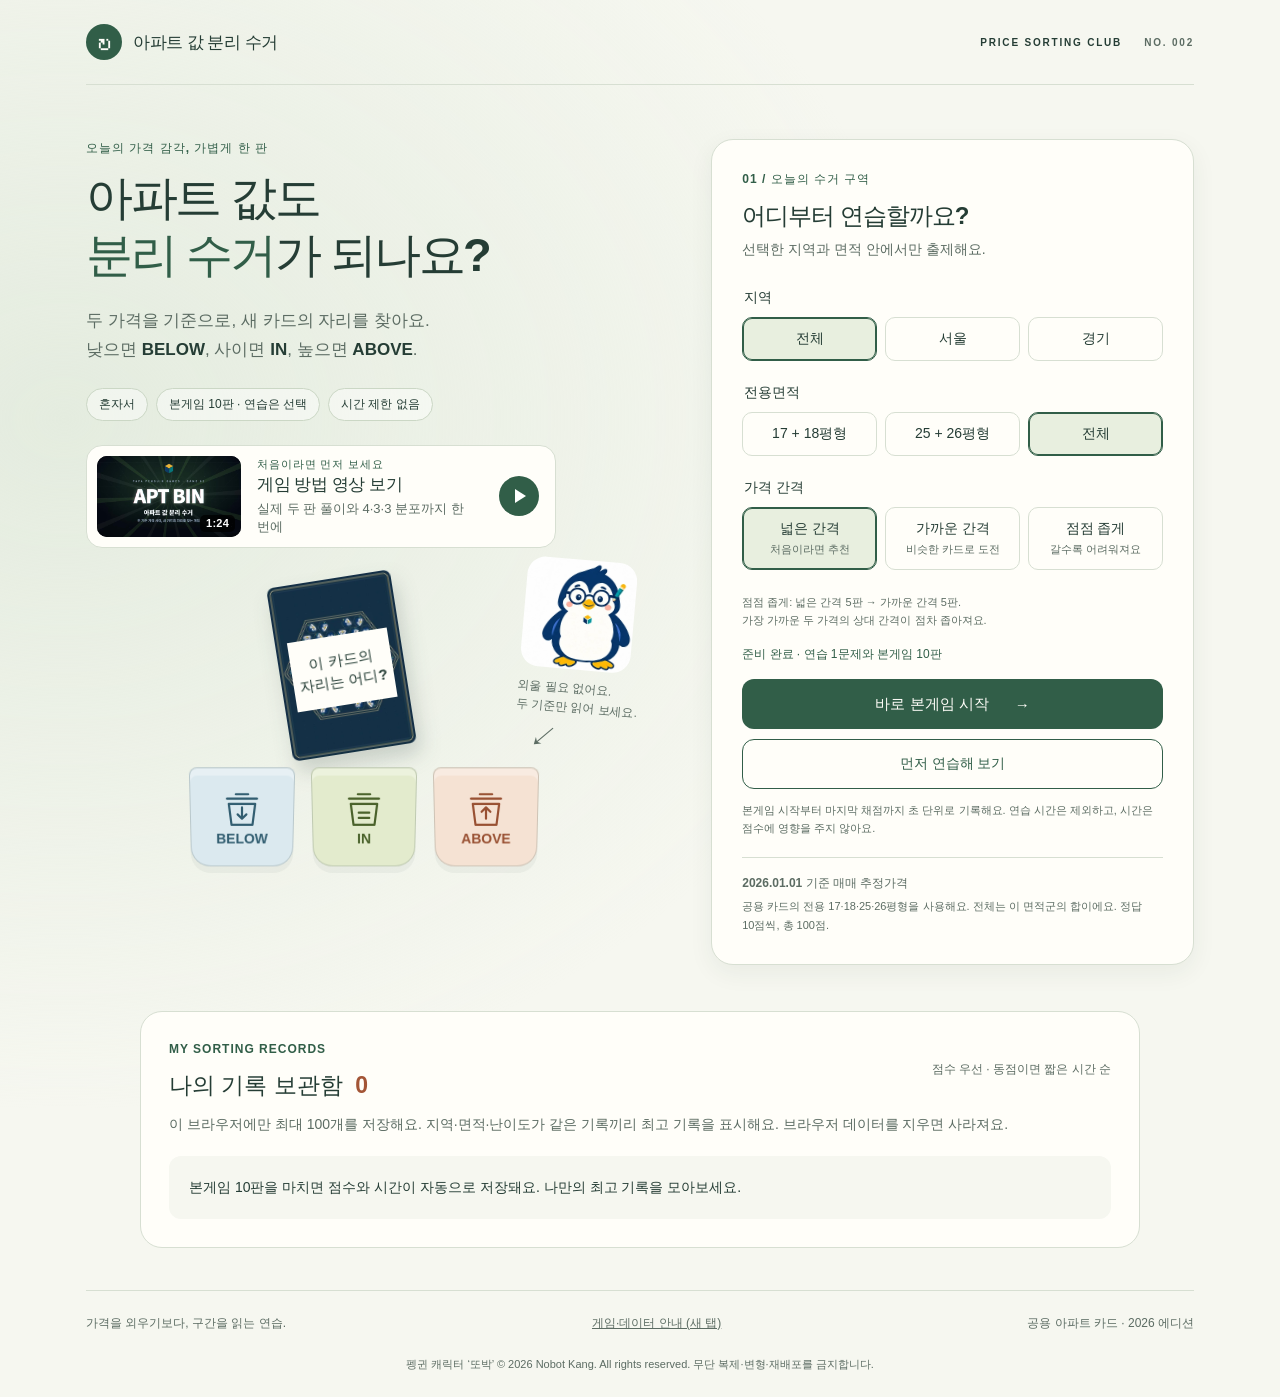
<file: index.html>
<!doctype html>
<html lang="ko">
<head>
  <meta charset="utf-8">
  <meta name="viewport" content="width=device-width, initial-scale=1">
  <meta name="theme-color" content="#ecf2e9">
  <meta name="description" content="두 아파트 가격을 기준으로 새 카드의 자리를 찾아보세요. 연습 한 번, 열 번의 분리 수거로 익히는 가격 구간 감각.">
  <title>아파트 값 분리 수거 · G002</title>
  <link rel="preload" href="./assets/runtime.json.gz" as="fetch" crossorigin>
  <link rel="modulepreload" href="./engine.mjs">
  <link rel="modulepreload" href="./records.mjs">
  <link rel="modulepreload" href="./card-layout.mjs">
  <link rel="stylesheet" href="./styles.css">
  <script type="module" src="./app.mjs"></script>
</head>
<body>
  <a class="skip-link" href="#main">게임으로 건너뛰기</a>
  <div class="shell">
    <header class="site-header">
      <a href="./" class="brand" aria-label="아파트 값 분리 수거 처음으로"><span class="brand-mark" aria-hidden="true">↻</span><span>아파트 값 <b>분리 수거</b></span></a>
      <span class="edition">PRICE SORTING CLUB <span>NO. 002</span></span>
    </header>
    <main id="main" tabindex="-1"><div class="loading" role="status">카드와 수거함을 준비하고 있어요…</div></main>
    <footer class="site-footer"><span>가격을 외우기보다, 구간을 읽는 연습.</span><a href="./about.html" target="_blank" rel="noopener">게임·데이터 안내 (새 탭)</a><span>공용 아파트 카드 · 2026 에디션</span></footer><p class="rights"><span>펭귄 캐릭터 ‘또박’ © 2026 Nobot Kang. All rights reserved.</span> <span>무단 복제·변형·재배포를 금지합니다.</span></p>
  </div>
  <div id="announcer" class="sr-only" role="status" aria-live="polite" aria-atomic="true"></div>
  <dialog id="rules-video" class="rules-dialog" aria-labelledby="rules-video-title"><div class="rules-head"><h2 id="rules-video-title">게임 방법 영상<span>1분 24초 · 한국어 음성·자막</span></h2><form method="dialog"><button class="rules-close" value="close" aria-label="영상 닫기">×</button></form></div><video controls playsinline preload="none" poster="./assets/rules-video.jpg" width="1280" height="720"><source src="./assets/rules-video.mp4" type="video/mp4"><a href="./assets/rules-video.mp4">영상 파일로 보기</a></video><form method="dialog" class="rules-foot"><p>예시 카드의 가격은 2026.01.01 기준 매매 모델 추정가격입니다.<br><small>펭귄 캐릭터 ‘또박’ © 2026 Nobot Kang. All rights reserved.</small></p><button class="rules-go" value="play">이해했어요, 게임하러 가기 <span aria-hidden="true">→</span></button></form></dialog>
  <noscript>게임을 플레이하려면 브라우저에서 JavaScript를 켜 주세요.</noscript>
</body>
</html>
</file>
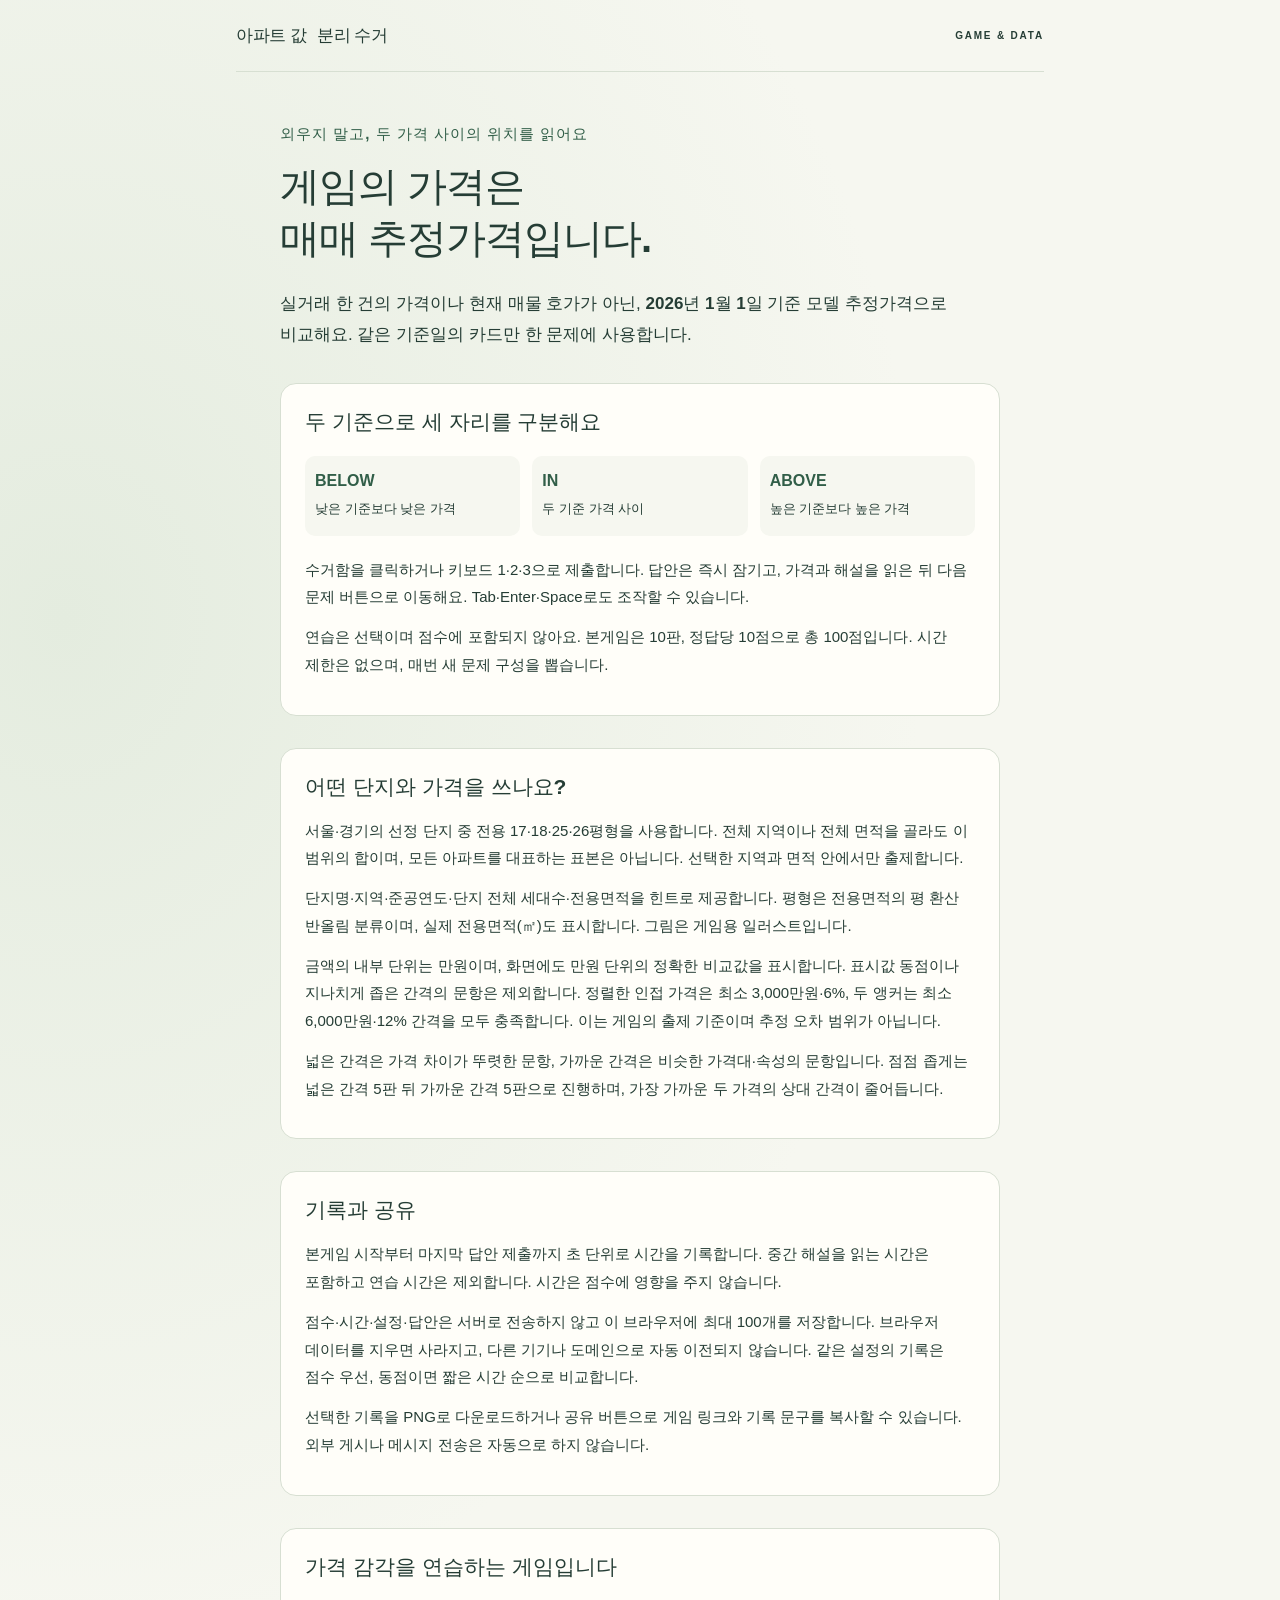
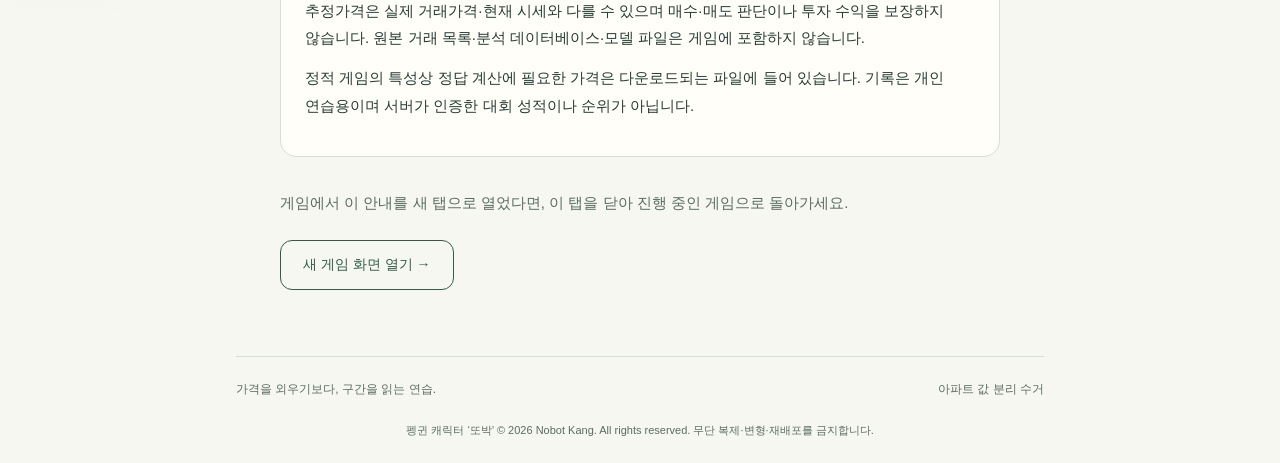
<file: about.html>
<!doctype html>
<html lang="ko">
<head>
  <meta charset="utf-8"><meta name="viewport" content="width=device-width, initial-scale=1">
  <meta name="theme-color" content="#ecf2e9"><title>게임·데이터 안내 · 아파트 값 분리 수거</title>
  <link rel="stylesheet" href="./styles.css"><link rel="stylesheet" href="./about.css">
</head>
<body>
  <a class="skip-link" href="#about-main">안내 본문으로 건너뛰기</a>
  <div class="shell about-shell">
    <header class="site-header"><a class="brand" href="./">아파트 값 <b>분리 수거</b></a><span class="edition">GAME &amp; DATA</span></header>
    <main id="about-main" tabindex="-1" class="about-content">
      <p class="eyebrow">외우지 말고, 두 가격 사이의 위치를 읽어요</p>
      <h1>게임의 가격은<br>매매 추정가격입니다.</h1>
      <p class="about-lead">실거래 한 건의 가격이나 현재 매물 호가가 아닌, <strong>2026년 1월 1일 기준 모델 추정가격</strong>으로 비교해요. 같은 기준일의 카드만 한 문제에 사용합니다.</p>
      <section aria-labelledby="rules"><h2 id="rules">두 기준으로 세 자리를 구분해요</h2>
        <dl class="about-bins"><div><dt>BELOW</dt><dd>낮은 기준보다 낮은 가격</dd></div><div><dt>IN</dt><dd>두 기준 가격 사이</dd></div><div><dt>ABOVE</dt><dd>높은 기준보다 높은 가격</dd></div></dl>
        <p>수거함을 클릭하거나 키보드 1·2·3으로 제출합니다. 답안은 즉시 잠기고, 가격과 해설을 읽은 뒤 다음 문제 버튼으로 이동해요. Tab·Enter·Space로도 조작할 수 있습니다.</p>
        <p>연습은 선택이며 점수에 포함되지 않아요. 본게임은 10판, 정답당 10점으로 총 100점입니다. 시간 제한은 없으며, 매번 새 문제 구성을 뽑습니다.</p>
      </section>
      <section aria-labelledby="data"><h2 id="data">어떤 단지와 가격을 쓰나요?</h2>
        <p>서울·경기의 선정 단지 중 전용 17·18·25·26평형을 사용합니다. 전체 지역이나 전체 면적을 골라도 이 범위의 합이며, 모든 아파트를 대표하는 표본은 아닙니다. 선택한 지역과 면적 안에서만 출제합니다.</p>
        <p>단지명·지역·준공연도·단지 전체 세대수·전용면적을 힌트로 제공합니다. 평형은 전용면적의 평 환산 반올림 분류이며, 실제 전용면적(㎡)도 표시합니다. 그림은 게임용 일러스트입니다.</p>
        <p>금액의 내부 단위는 만원이며, 화면에도 만원 단위의 정확한 비교값을 표시합니다. 표시값 동점이나 지나치게 좁은 간격의 문항은 제외합니다. 정렬한 인접 가격은 최소 3,000만원·6%, 두 앵커는 최소 6,000만원·12% 간격을 모두 충족합니다. 이는 게임의 출제 기준이며 추정 오차 범위가 아닙니다.</p>
        <p>넓은 간격은 가격 차이가 뚜렷한 문항, 가까운 간격은 비슷한 가격대·속성의 문항입니다. 점점 좁게는 넓은 간격 5판 뒤 가까운 간격 5판으로 진행하며, 가장 가까운 두 가격의 상대 간격이 줄어듭니다.</p>
      </section>
      <section aria-labelledby="records"><h2 id="records">기록과 공유</h2>
        <p>본게임 시작부터 마지막 답안 제출까지 초 단위로 시간을 기록합니다. 중간 해설을 읽는 시간은 포함하고 연습 시간은 제외합니다. 시간은 점수에 영향을 주지 않습니다.</p>
        <p>점수·시간·설정·답안은 서버로 전송하지 않고 이 브라우저에 최대 100개를 저장합니다. 브라우저 데이터를 지우면 사라지고, 다른 기기나 도메인으로 자동 이전되지 않습니다. 같은 설정의 기록은 점수 우선, 동점이면 짧은 시간 순으로 비교합니다.</p>
        <p>선택한 기록을 PNG로 다운로드하거나 공유 버튼으로 게임 링크와 기록 문구를 복사할 수 있습니다. 외부 게시나 메시지 전송은 자동으로 하지 않습니다.</p>
      </section>
      <section aria-labelledby="limits"><h2 id="limits">가격 감각을 연습하는 게임입니다</h2>
        <p>추정가격은 실제 거래가격·현재 시세와 다를 수 있으며 매수·매도 판단이나 투자 수익을 보장하지 않습니다. 원본 거래 목록·분석 데이터베이스·모델 파일은 게임에 포함하지 않습니다.</p>
        <p>정적 게임의 특성상 정답 계산에 필요한 가격은 다운로드되는 파일에 들어 있습니다. 기록은 개인 연습용이며 서버가 인증한 대회 성적이나 순위가 아닙니다.</p>
      </section>
      <p class="about-return">게임에서 이 안내를 새 탭으로 열었다면, 이 탭을 닫아 진행 중인 게임으로 돌아가세요.</p>
      <a class="secondary about-home" href="./">새 게임 화면 열기 →</a>
    </main>
    <footer class="site-footer"><span>가격을 외우기보다, 구간을 읽는 연습.</span><span>아파트 값 분리 수거</span></footer><p class="rights"><span>펭귄 캐릭터 ‘또박’ © 2026 Nobot Kang. All rights reserved.</span> <span>무단 복제·변형·재배포를 금지합니다.</span></p>
  </div>
</body>
</html>
</file>
<file: styles.css>
:root{color-scheme:light;--paper:#f6f7f0;--ink:#253d35;--muted:#5c6c63;--green:#315e48;--green-deep:#244b38;--line:#d7dfd2;--white:#fffef9;--below:#dbe9ef;--below-ink:#315d70;--inside:#e3ebcd;--inside-ink:#49612a;--above:#f5e2d3;--above-ink:#985032;--rust:#a35536;--radius:22px;--shadow:0 8px 24px #243d3510;font-family:Arial,'Apple SD Gothic Neo','Malgun Gothic',sans-serif;color:var(--ink);background:var(--paper);font-synthesis:none}*{box-sizing:border-box}body{margin:0;background:radial-gradient(ellipse at 5% 30%,#e4ecdf 0,transparent 50%),var(--paper);min-height:100vh}button,input,select{font:inherit}button,a,input,select{-webkit-tap-highlight-color:transparent}button{cursor:pointer;touch-action:manipulation}button:disabled{cursor:default}button,a,input,select,summary{outline-offset:5px}button:focus-visible,a:focus-visible,input:focus-visible,select:focus-visible,summary:focus-visible{outline:3px solid var(--rust)}[tabindex="-1"]:focus{outline:none}a{color:inherit}h1,h2,h3,p{margin:0}h1,h2,h3{text-wrap:balance;word-break:keep-all}p{line-height:1.65;word-break:keep-all}img{max-width:100%;display:block}button{border:0}button:disabled:not(.bin){opacity:.55}.shell{max-width:1180px;margin:auto;padding:0 36px}.site-header{display:flex;align-items:center;justify-content:space-between;padding:24px 0;border-bottom:1px solid var(--line);gap:16px}.brand{display:flex;align-items:center;gap:11px;text-decoration:none;font-size:17px;letter-spacing:-.5px}.brand-mark{display:grid;place-items:center;background:var(--green);color:var(--white);border-radius:50%;width:36px;height:36px;font-size:30px}.edition{font-size:10px;letter-spacing:1.8px;font-weight:700;display:flex;gap:22px}.edition span{color:var(--muted)}.site-footer{display:flex;justify-content:space-between;gap:12px;padding:24px 0;margin-top:42px;border-top:1px solid var(--line);color:var(--muted);font-size:12px}.eyebrow{font-size:12px;font-weight:700;letter-spacing:1px;color:var(--green);margin-bottom:10px}.muted{color:var(--muted);font-size:14px}.intro-grid{display:grid;grid-template-columns:1.15fr 1fr;gap:70px;padding:54px 0 8px}.intro-copy h1{font-size:47px;line-height:1.22;letter-spacing:-2.5px}.intro-copy h1 span{color:var(--green)}.lead{font-size:17px;margin-top:24px;color:var(--muted)}.lead b{color:var(--ink)}.mini-facts{display:flex;gap:8px;flex-wrap:wrap;margin:24px 0}.mini-facts span{font-size:12px;border:1px solid #cbd7c5;border-radius:30px;padding:7px 12px;background:#ffffff70}.setup{background:var(--white);border:1px solid var(--line);box-shadow:var(--shadow);border-radius:var(--radius);padding:30px;align-self:start}.setup h2{font-size:24px;margin-bottom:6px;letter-spacing:-1px}.setup form{margin-top:28px}fieldset{padding:0;border:0;margin:0 0 23px}legend{font-size:14px;font-weight:700;margin-bottom:10px}.segments{display:flex;gap:8px}.segments label{flex:1;min-width:0;position:relative;cursor:pointer}.segments input{position:absolute;opacity:0;width:100%;height:100%;margin:0;cursor:pointer}.segments span{display:block;text-align:center;border:1px solid var(--line);border-radius:10px;padding:12px 4px;font-size:14px;transition:background .16s,border-color .16s}.segments small{display:block;font-size:11px;margin-top:4px;font-weight:400;color:var(--muted)}.segments input:checked+span{background:#e8efdf;border-color:var(--green);box-shadow:inset 0 0 0 1px var(--green);font-weight:700}.segments input:focus-visible+span{outline:3px solid var(--rust);outline-offset:3px}.primary{background:var(--green);color:var(--white);border-radius:12px;min-height:50px;padding:14px 22px;font-size:15px;font-weight:700;display:inline-flex;align-items:center;justify-content:center;gap:26px;transition:background .18s,box-shadow .18s}.primary:hover:not(:disabled){background:var(--green-deep);box-shadow:0 5px 12px #244b3828}.start{width:100%}.availability{font-size:12px;color:var(--green);margin:2px 0 14px;min-height:20px}.data-note{border-top:1px solid var(--line);margin-top:20px;padding-top:17px;font-size:11px;color:var(--muted)}.data-note b{font-size:12px}.data-note p{margin-top:5px}.intro-art{height:290px;position:relative;margin-top:30px}.sample-back{position:absolute;width:125px;left:calc(50% - 85px);top:0;transform:rotate(-9deg);filter:drop-shadow(4px 12px 10px #253d3530)}.sample-back img{border-radius:7px}.sample-back span{position:absolute;left:12px;right:12px;top:57px;background:var(--white);padding:14px 0;text-align:center;font-size:15px;font-weight:700;line-height:1.4}.art-note{position:absolute;right:0;top:26px;transform:rotate(5deg);font-size:12px;line-height:1.6;color:var(--muted)}.art-note span{display:block;font-size:28px;padding-left:16px}.mini-bins{display:flex;justify-content:center;gap:18px;position:absolute;bottom:0;left:0;right:0}.mini-bin{width:104px;height:100px;border:1px solid #253d3530;border-radius:8px 8px 20px 20px;display:flex;flex-direction:column;align-items:center;justify-content:center;box-shadow:inset 0 7px #ffffff50,0 7px #253d350b;transform:perspective(300px) rotateX(-8deg)}.mini-bin svg{width:42px;height:42px}.mini-bin b{font-size:14px}.below{--bin-color:var(--below);--bin-ink:var(--below-ink);background:var(--below);color:var(--below-ink)}.inside{--bin-color:var(--inside);--bin-ink:var(--inside-ink);background:var(--inside);color:var(--inside-ink)}.above{--bin-color:var(--above);--bin-ink:var(--above-ink);background:var(--above);color:var(--above-ink)}.round-bar{display:flex;align-items:center;justify-content:space-between;padding:25px 0 16px}.round-chip{display:inline-block;padding:7px 12px;background:var(--green);color:var(--white);border-radius:6px;font-size:11px;font-weight:700;letter-spacing:1px}.round-count{font-size:12px;color:var(--muted);margin-left:12px}.score b{font-size:25px;font-variant-numeric:tabular-nums}.score span{font-size:12px;color:var(--muted)}.progress{display:flex;gap:6px}.progress span{flex:1;height:4px;border-radius:4px;background:#dfe6d9}.progress .done{background:var(--green)}.progress .current{background:#849d6c}.progress .miss{background:var(--rust)}.round-heading{display:flex;justify-content:space-between;align-items:center;gap:16px;padding:26px 0 16px}.round-heading .eyebrow{margin-bottom:5px}.round-heading h1{font-size:28px;letter-spacing:-1.1px;line-height:1.4}.scope{font-size:11px;text-align:right;color:var(--muted);white-space:nowrap}.practice-guide{background:#e7eddd;border:1px solid #d8e2ce;border-radius:9px;padding:11px 16px;font-size:13px;margin-bottom:16px}.cards-table{display:grid;grid-template-columns:1fr 1fr 1fr;align-items:start;gap:70px;max-width:900px;margin:12px auto 26px}.game-card{min-width:0;text-align:center}.card-label{font-size:12px;font-weight:700;margin-bottom:10px;display:flex;gap:7px;justify-content:center;align-items:center}.dot{height:6px;width:6px;border-radius:50%;background:var(--rust)}.target-card .card-label{color:var(--rust)}.card-surface{position:relative;aspect-ratio:630/880;max-width:230px;margin:auto;border-radius:12px;box-shadow:0 7px 13px #253d351b;isolation:isolate}.card-front,.card-back{width:100%;height:100%;object-fit:contain}.anchor-card .card-surface{max-width:213px}.anchor-card{padding-top:12px}.hint-panel{position:absolute;inset:12px;background:var(--white);border:1px solid #b7c1a8;border-radius:7px;text-align:left;padding:13px 12px;display:flex;flex-direction:column;justify-content:center}.hint-tag{color:var(--rust);font-size:10px;font-weight:700;letter-spacing:.3px}.hint-panel h3{font-size:20px;line-height:1.25;margin:9px 0;letter-spacing:-.8px;overflow-wrap:anywhere}.address{font-size:12px;line-height:1.5;color:var(--muted)}.hint-grid{display:grid;grid-template-columns:1fr 1fr;gap:12px 6px;margin:15px 0 0;padding-top:13px;border-top:1px solid var(--line)}.hint-grid .wide{grid-column:1/-1}.hint-grid dt{font-size:10px;color:var(--muted);margin-bottom:3px}.hint-grid dd{margin:0;font-weight:700;font-size:13px}.hint-grid small{display:block;font-size:10px;font-weight:400;margin-top:3px;color:var(--muted)}.hidden-price{display:flex;align-items:center;justify-content:space-between;border-top:1px dashed var(--line);margin-top:13px;padding-top:7px;font-size:25px;font-weight:700}.hidden-price span{font-size:10px;color:var(--muted);font-weight:400}.card-caption{margin-top:10px;min-height:45px}.card-caption span{display:block;font-size:11px;margin-bottom:4px;color:var(--muted);word-break:keep-all}.card-caption strong{font-size:19px;font-variant-numeric:tabular-nums;letter-spacing:-.7px}.target-card .card-caption strong{font-size:13px;color:var(--rust)}.target-card:has(.card-front) .card-caption strong{font-size:19px}.sorting-station{background:#edf0e6;border:1px solid var(--line);border-radius:var(--radius);padding:16px 25px 23px;max-width:940px;margin:auto}.price-axis{display:flex;justify-content:space-between;font-size:10px;font-weight:700;color:var(--muted);border-bottom:1px solid #aebca6;padding-bottom:6px;position:relative}.boundaries{display:grid;grid-template-columns:1fr 1fr;max-width:66.666%;margin:0 auto 17px;text-align:center}.boundaries span{font-size:10px;color:var(--muted);position:relative;padding-top:10px}.boundaries span:before{content:'';position:absolute;top:-5px;left:50%;height:10px;width:2px;background:var(--green)}.boundaries b{font-size:13px;color:var(--ink);display:block;margin-top:2px;font-variant-numeric:tabular-nums}.bins{display:grid;grid-template-columns:repeat(3,1fr);gap:20px}.bin{position:relative;background:transparent;border-radius:9px 9px 16px 16px;padding:0;text-align:left;transition:transform .18s;isolation:isolate}.bin-lid{height:9px;border:1px solid var(--bin-ink);background:var(--bin-color);border-radius:5px;box-shadow:inset 0 3px #ffffff88;transform-origin:10% 100%;transition:transform .2s}.bin-body{display:flex;gap:12px;align-items:center;background:var(--bin-color);border:1px solid var(--bin-ink);border-top:0;margin:0 5px;min-height:92px;padding:15px 16px;border-radius:0 0 13px 13px;box-shadow:inset 0 -6px #ffffff33,0 5px #253d3507}.bin svg{width:37px;height:37px;flex-shrink:0}.bin strong{font-size:22px;display:block;line-height:1.2;letter-spacing:-.5px;white-space:nowrap}.bin span:not(.bin-verdict){font-size:11px;display:block;margin-top:6px}.bin kbd{margin-left:auto;font-size:11px;border:1px solid #253d3533;border-radius:5px;width:21px;height:21px;text-align:center;padding:2px}.bin:hover:not(:disabled) .bin-lid{transform:translateY(-4px) rotate(-2deg)}.bin:hover:not(:disabled){transform:translateY(-3px)}.bin:active:not(:disabled){transform:translateY(1px)}.bin:disabled{opacity:.63}.bin.chosen,.bin.correct-bin{opacity:1}.bin.correct-bin .bin-body{box-shadow:inset 0 0 0 2px var(--bin-ink)}.bin.chosen:after{content:'✓';position:absolute;right:11px;top:17px;font-weight:700}.bin-verdict{display:block;min-height:20px;text-align:center;font-size:11px;margin-top:8px;font-weight:700}.choice-help{display:flex;align-items:center;justify-content:center;gap:9px;flex-wrap:wrap;margin-top:21px;font-size:12px}.choice-help label span{color:var(--muted)}.choice-help select{color:var(--ink);background:var(--white);border:1px solid #b3c0ad;border-radius:8px;padding:10px;min-height:44px}.choice-help p{flex-basis:100%;text-align:center;color:var(--muted);font-size:11px;margin-top:3px}kbd{font-family:inherit}.choice-help kbd{display:inline-block;border:1px solid var(--line);border-radius:3px;padding:0 4px;background:var(--white)}.result-panel{display:flex;align-items:center;justify-content:space-between;gap:26px;margin:24px auto 0;max-width:940px;background:var(--white);border:1px solid var(--line);border-radius:var(--radius);padding:24px}.result-panel>div{flex:1}.result-panel .eyebrow{font-size:11px}.result-panel h2{font-size:23px;letter-spacing:-.8px;margin-bottom:10px}.result-panel p{font-size:13px}.comparison-gap{color:var(--muted);margin-top:4px}.learning-tip{background:#eaf0e4;border-radius:9px;padding:12px 14px;font-size:12px;line-height:1.7;margin-top:14px;word-break:keep-all}.incorrect .learning-tip{background:#f6ebe1}.incorrect .eyebrow{color:var(--rust)}.result-panel .primary{flex-shrink:0}.summary{max-width:900px;margin:55px auto 0;text-align:center}.summary h1{font-size:35px;letter-spacing:-1.5px;line-height:1.4}.summary-score{display:flex;flex-direction:column;gap:12px;margin:32px 0 24px}.summary-score strong{font-size:80px;line-height:1;color:var(--green);letter-spacing:-4px}.summary-score small{font-size:22px;letter-spacing:-1px;font-weight:400;color:var(--muted)}.summary-score span{font-size:14px}.summary-score i{font-style:normal;color:var(--muted);margin:0 8px}.summary>p:not(.eyebrow){font-size:14px;color:var(--muted)}.summary-actions{display:flex;justify-content:center;gap:12px;margin:27px 0 18px;flex-wrap:wrap}.secondary{border:1px solid var(--green);border-radius:12px;background:transparent;color:var(--green);padding:14px 22px;min-height:50px;font-size:14px}.secondary:hover{background:#e4eddb}.summary .receipt{font-size:11px!important;overflow-wrap:anywhere}.review{text-align:left;border-top:1px solid var(--line);padding-top:30px;margin-top:40px}.review h2{font-size:21px;margin-bottom:8px}.review h2>span{color:var(--rust);margin-left:6px}.review-item{margin-top:14px;border:1px solid var(--line);border-radius:12px;background:var(--white)}.review-item>summary{display:flex;align-items:center;gap:14px;padding:18px;cursor:pointer;font-size:14px;list-style:none}.review-item>summary:after{content:'+';margin-left:8px;font-size:22px}.review-item[open]>summary:after{content:'−'}.review-item summary>span:last-child{font-size:12px;color:var(--rust);margin-left:auto}.review-number{font-size:12px;color:var(--muted)}.review-content{border-top:1px solid var(--line);padding:22px}.review-cards{display:grid;grid-template-columns:repeat(3,1fr);gap:24px;max-width:650px;margin:auto auto 20px}.review-cards figure{margin:0;min-width:0}.review-cards img{width:100%;height:auto}.review-cards figcaption{text-align:center;font-size:12px;margin-top:9px;line-height:1.5}.review-cards strong{display:block}.review-content>p{font-size:13px}.perfect{background:#eaf0e4;border-radius:12px;padding:20px;margin-top:20px;font-size:14px}.flying-card{position:fixed;pointer-events:none;z-index:20;filter:drop-shadow(0 10px 14px #253d3530)}.in-transit{opacity:.2}.receiving .bin-lid{transform:translateY(-9px) rotate(-8deg)}.receiving{animation:bin-catch .76s ease}.flip-in{animation:flip-in .48s ease-out;backface-visibility:hidden}.loading,.load-error{padding:80px 20px;text-align:center}.load-error p{margin:20px 0}.sr-only{position:absolute;width:1px;height:1px;overflow:hidden;clip:rect(0,0,0,0);white-space:nowrap}.skip-link{position:fixed;z-index:30;top:-100px;left:15px;padding:12px;background:var(--white)}.skip-link:focus{top:10px}@keyframes flip-in{from{transform:perspective(800px) rotateY(-90deg);opacity:.4}to{transform:perspective(800px) rotateY(0);opacity:1}}@keyframes bin-catch{75%{transform:translateY(4px) scale(.98)}90%{transform:translateY(-3px)}100%{transform:none}}
@media(min-width:1400px){.intro-grid{padding-top:65px}.intro-art{margin-top:42px}}
@media(max-width:950px){.intro-grid{gap:35px;grid-template-columns:1fr 1fr}.intro-copy h1{font-size:38px}.setup{padding:23px}.art-note{right:-8px;font-size:11px}.cards-table{gap:40px}.bin-body{gap:8px;padding:13px 10px}.bin svg{width:30px}.bin kbd{display:none}.result-panel{align-items:stretch;flex-direction:column}.result-panel .primary{align-self:flex-end}.hint-panel{padding:10px}.hint-panel h3{font-size:18px}.hint-grid{margin-top:10px;padding-top:10px;gap:9px}.hidden-price{margin-top:10px}.hint-tag{font-size:9px}}
@container game (max-width:700px){.shell{padding:0 18px}.site-header{padding:18px 0}.edition{font-size:9px}.edition>span{display:none}.brand{font-size:14px;gap:7px}.brand-mark{width:30px;height:30px;font-size:25px}.intro-grid{display:flex;flex-direction:column;gap:27px;padding-top:32px}.intro-copy h1{font-size:38px}.lead{font-size:15px;margin-top:18px}.mini-facts{margin:18px 0}.intro-art{height:200px;max-width:330px;margin:26px auto 0}.sample-back{width:80px;top:-5px;left:calc(50% - 55px)}.sample-back span{font-size:10px;top:35px;padding:10px 0;left:8px;right:8px}.mini-bin{width:85px;height:78px}.mini-bin svg{height:33px;width:33px}.art-note{right:10px;top:3px;font-size:10px}.setup{padding:24px 20px}.site-footer{font-size:10px;flex-direction:column;margin-top:28px;padding:18px 0}.round-heading{display:block;padding:20px 0 13px}.round-heading h1{font-size:24px}.round-heading .scope{text-align:left;margin-top:8px;font-size:10px}.round-heading .scope br{display:none}.round-heading .scope br:after{content:' · '}.practice-guide{font-size:12px;padding:10px 12px;margin-bottom:20px}.cards-table{grid-template-columns:1fr 1fr;gap:20px 28px;margin:0 auto 22px;max-width:420px}.anchor-card{padding:0}.anchor-card.low{grid-column:1;grid-row:1}.anchor-card.high{grid-column:2;grid-row:1}.target-card{grid-column:1/-1;grid-row:2;max-width:240px;justify-self:center;width:100%}.anchor-card .card-surface{max-width:164px}.card-label{font-size:10px}.card-caption strong{font-size:17px}.card-caption span{font-size:10px}.card-caption{min-height:38px;margin-top:8px}.hint-panel{padding:14px}.hint-panel h3{font-size:20px}.hint-grid{margin-top:15px;padding-top:12px;gap:12px}.hint-grid dt,.hint-grid small,.hint-tag{font-size:10px}.hint-grid dd{font-size:13px}.sorting-station{padding:13px 10px 16px;border-radius:16px}.bins{gap:8px}.bin-body{display:flex;flex-direction:column;padding:12px 3px;gap:4px;min-height:112px;text-align:center;margin:0 2px}.bin strong{font-size:clamp(14px,4.8cqw,20px)}.bin span:not(.bin-verdict){font-size:10px;line-height:1.4;margin-top:4px;word-break:keep-all}.bin svg{width:30px;height:30px}.boundaries{max-width:75%;margin-bottom:16px}.boundaries b{font-size:10px;letter-spacing:-.4px}.boundaries span{font-size:9px}.price-axis{font-size:9px}.choice-help{font-size:11px;gap:8px}.choice-help select{font-size:12px}.choice-help p{font-size:10px}.result-panel{padding:20px;gap:18px;border-radius:16px}.result-panel h2{font-size:21px}.result-panel .primary{align-self:stretch}.summary{margin-top:36px}.summary h1{font-size:28px}.summary-score strong{font-size:68px}.review-item>summary{padding:16px 12px;gap:8px;flex-wrap:wrap}.review-item>summary>b{font-size:13px}.review-item summary>span:last-child{font-size:11px}.review-content{padding:15px}.review-cards{gap:9px}.review-cards figcaption{font-size:10px}.summary>p:not(.eyebrow){font-size:13px}.review-item>summary:after{font-size:18px;margin-left:auto}.bin-verdict{font-size:9px}.bin.chosen:after{font-size:12px;right:7px;top:17px}}
@media(prefers-reduced-motion:reduce){*,*:before,*:after{animation:none!important;transition:none!important;scroll-behavior:auto!important}}
/* Preserve intrinsic card proportions when the intro illustration is scaled. */
.sample-back img{width:100%;height:auto}
/* Hints participate in layout, including long names and enlarged text. */
.card-surface.concealed{height:330px;min-height:330px;aspect-ratio:auto;padding:12px;display:flex}
.concealed .card-back{position:absolute;inset:0;z-index:-1;object-fit:cover;border-radius:12px}
.concealed .hint-panel{position:relative;inset:auto;flex:1;min-width:0;min-height:0;padding:12px}
.hint-content{flex:none;min-width:0;width:100%;display:flex;flex-direction:column}
.hint-content>*{flex-shrink:0}
.hint-content h3{font-size:calc(20px * var(--hint-name-scale,1));line-height:var(--hint-name-leading,1.25);margin:calc(9px * var(--hint-spacing,1)) 0}
.hint-content .address{line-height:1.4;overflow-wrap:anywhere}
.hint-content .hint-grid{margin-top:calc(15px * var(--hint-spacing,1));padding-top:calc(13px * var(--hint-spacing,1));gap:calc(12px * var(--hint-spacing,1)) 6px}
.hint-content .hint-grid dt{margin-bottom:calc(3px * var(--hint-spacing,1))}
.hint-content .hint-grid small{margin-top:calc(3px * var(--hint-spacing,1))}
.hint-content .hidden-price{margin-top:calc(13px * var(--hint-spacing,1));padding-top:calc(7px * var(--hint-spacing,1))}
.intro-art{pointer-events:none}

.shell{container-type:inline-size;container-name:game}
@media(max-width:700px){.shell{padding:0 18px}}
@container game (max-width:320px){.edition{display:none}.round-count{font-size:10px;margin-left:6px}.scope{white-space:normal}}
.skip-link{top:10px;transform:translateY(-200%);opacity:0;pointer-events:none}
.skip-link:focus{transform:none;opacity:1;pointer-events:auto}
/* Optional practice, whole-second records and sharing. */
.practice-start{width:100%;margin-top:10px;background:var(--white)}
.mode-note,.timing-note{font-size:11px;color:var(--muted);line-height:1.65;margin:12px 0 16px}
.art-note .mascot-turnaround{display:block;width:110px;height:110px;padding:0;margin:0 0 10px;background:url('./assets/turnaround.webp') 0 0/100% 100%;border-radius:18px;mix-blend-mode:multiply}
.art-note{top:-18px}.round-stats{display:flex;align-items:center;gap:20px}.elapsed{font-size:13px;color:var(--muted);font-variant-numeric:tabular-nums}.summary-mascot{margin:15px auto 0;width:160px;height:auto}.summary-score{margin-top:10px}.final-time{font-size:19px}
.record-board{text-align:left;margin:38px auto 0;padding:28px;background:var(--white);border:1px solid var(--line);border-radius:var(--radius);max-width:1000px}.record-heading{display:flex;justify-content:space-between;align-items:center;gap:16px;margin-bottom:12px}.record-heading h2{font-size:23px}.record-heading h2 span{color:var(--rust);margin-left:6px}.record-heading>p{font-size:12px;color:var(--muted)}.record-board>label{display:block;font-size:13px;font-weight:700;margin:23px 0 8px}.record-board select{width:100%;min-height:46px;padding:12px;background:var(--paper);color:var(--ink);border:1px solid #aebca6;border-radius:8px;min-width:0}.record-preview{display:flex;align-items:center;gap:26px;background:#edf2e5;border-radius:14px;padding:18px;margin-top:20px}.record-preview img{width:160px;height:auto;flex-shrink:0}.record-preview strong{display:block;font-size:55px;color:var(--green);line-height:1.1;margin:12px 0}.record-preview small{font-size:19px;color:var(--muted);font-weight:400}.record-preview p{font-size:13px}.best-badge{display:inline-block;font-size:11px;background:var(--green);color:var(--white);border-radius:20px;padding:4px 10px;margin-top:7px}.record-preview .record-time{font-size:18px;font-weight:700;margin-bottom:5px}.record-actions{display:flex;gap:12px;margin-top:20px;flex-wrap:wrap}.record-actions button{flex:1}.record-board .storage-warning{background:#f5e2d3;border-radius:9px;padding:12px;margin:12px 0;font-size:13px}.empty-records{padding:20px;margin-top:20px;background:var(--paper);border-radius:12px;font-size:14px}.record-board #share-status{font-size:13px;color:var(--green);min-height:24px;margin-top:12px}.record-board textarea{display:block;width:100%;margin-top:8px;padding:12px;border:1px solid var(--line);border-radius:9px;font:inherit;font-size:13px;line-height:1.6}.record-board #copy-fallback label{font-size:13px}
@container game (max-width:700px){.record-board{padding:20px 16px}.record-heading{display:block}.record-heading>p{margin-top:10px}.record-heading h2{font-size:21px}.record-preview{gap:12px;padding:13px}.record-preview img{width:90px}.record-preview strong{font-size:40px}.record-preview small{font-size:13px}.record-preview p{font-size:11px}.record-preview .record-time{font-size:14px}.record-actions{flex-direction:column}.record-actions button{width:100%;font-size:13px}.record-board .muted{font-size:12px}.record-board select{font-size:12px}.round-stats{gap:10px}.elapsed{font-size:11px}.summary-mascot{width:130px}.art-note{top:-10px}.art-note .mascot-turnaround{height:70px;width:70px;margin:0 0 4px}.art-note>span:last-child{display:none}.segments small{font-size:10px}.segments span{font-size:12px}.mode-note,.timing-note{font-size:11px}}

.card-surface>picture{display:block;width:100%;height:100%}
/* Rules film: start-screen teaser and a modal player kept outside the re-rendered game root. */
.rules-teaser,.rules-dialog{--rv-surface:#fffef9;--rv-line:#d7dfd2;--rv-ink:#253d35;--rv-muted:#5c6c63;--rv-accent:#315e48;--rv-on-accent:#fff;--rv-kicker:#315e48;--rv-glow:rgba(49,94,72,.4);--rv-shadow:rgba(37,61,53,.45);--rv-radius:16px}
button.rules-teaser{display:flex;flex-wrap:wrap;align-items:center;gap:12px 16px;width:100%;max-width:470px;min-height:0;margin:24px 0 20px;padding:10px 16px 10px 10px;border:1px solid var(--rv-line);border-radius:var(--rv-radius);background:var(--rv-surface);color:var(--rv-ink);font:inherit;line-height:1.35;text-align:left;cursor:pointer;box-shadow:none;transition:transform .18s ease,border-color .18s ease,box-shadow .18s ease}
button.rules-teaser:hover{transform:translateY(-2px);border-color:var(--rv-accent);background:var(--rv-surface);color:var(--rv-ink);box-shadow:0 14px 30px -18px var(--rv-shadow)}
button.rules-teaser:focus-visible{outline:3px solid var(--rv-accent);outline-offset:3px}
.rules-thumb{position:relative;flex:none;width:144px;max-width:100%;aspect-ratio:16/9;border-radius:calc(var(--rv-radius) - 6px);overflow:hidden;background:#0b0e13}
.rules-thumb img{display:block;width:100%;height:100%;object-fit:cover;transform:scale(1.3);transition:transform .45s ease}
button.rules-teaser:hover .rules-thumb img{transform:scale(1.4)}
.rules-play{position:relative;flex:none;width:40px;height:40px;margin-left:auto;border-radius:50%;background:var(--rv-accent);box-shadow:0 0 0 0 var(--rv-glow)}
.rules-play::after{content:'';position:absolute;top:13px;left:16px;border-style:solid;border-width:7px 0 7px 11px;border-color:transparent transparent transparent var(--rv-on-accent)}
.rules-time{position:absolute;right:6px;bottom:5px;padding:1px 6px;border-radius:5px;background:rgba(0,0,0,.74);color:#fff;font-size:11px;font-weight:700;letter-spacing:.02em;font-variant-numeric:tabular-nums}
.rules-copy{display:grid;flex:1 1 9em;gap:3px;min-width:0}
.rules-kicker{color:var(--rv-kicker);font-size:11px;font-weight:800;letter-spacing:.08em}
.rules-copy strong{font-size:17px;letter-spacing:-.025em}
.rules-sub{color:var(--rv-muted);font-size:13px;word-break:keep-all;overflow-wrap:anywhere}
.rules-dialog{width:min(1080px,calc(100vw - 32px));max-width:none;max-height:calc(100dvh - 32px);margin:auto;padding:0;overflow:auto;border:1px solid #2a333c;border-radius:20px;background:#0d1116;color:#eef2f4;box-shadow:0 40px 90px -30px rgba(0,0,0,.7)}
.rules-dialog::backdrop{background:rgba(8,11,15,.8);backdrop-filter:blur(5px)}
.rules-dialog .rules-head{display:flex;align-items:center;justify-content:space-between;gap:12px;padding:12px 12px 12px 22px}
.rules-dialog .rules-head h2{margin:0;color:inherit;font-size:16px;line-height:1.4;letter-spacing:-.01em}
.rules-dialog .rules-head h2 span{margin-left:8px;color:#9aa6b0;font-size:13px;font-weight:500}
.rules-dialog .rules-close{display:grid;place-items:center;width:40px;height:40px;min-height:0;padding:0;border:1px solid #303a44;border-radius:50%;background:transparent;color:#eef2f4;font-size:22px;line-height:1;cursor:pointer}
.rules-dialog .rules-close:hover{border-color:#eef2f4;background:#1a2129;color:#fff}
.rules-dialog video{display:block;width:100%;height:auto;aspect-ratio:16/9;max-height:calc(100dvh - 170px);background:#000}
.rules-dialog .rules-foot{display:flex;flex-wrap:wrap;align-items:center;justify-content:space-between;gap:10px 20px;margin:0;padding:14px 22px 16px}
.rules-dialog .rules-foot p{margin:0;color:#9aa6b0;font-size:12px;line-height:1.5}
.rules-dialog .rules-go{min-height:44px;margin:0;padding:10px 18px;border:0;border-radius:12px;background:var(--rv-accent);color:var(--rv-on-accent);font:inherit;font-size:15px;font-weight:800;cursor:pointer}
.rules-dialog .rules-go:hover{background:var(--rv-accent);color:var(--rv-on-accent);filter:brightness(1.08)}
.rules-dialog :focus-visible{outline:3px solid var(--rv-accent);outline-offset:2px}
@media(prefers-reduced-motion:no-preference){.rules-play{animation:rules-pulse 2.6s ease-out infinite}.rules-dialog[open]{animation:rules-in .3s cubic-bezier(.2,.8,.2,1)}}
@keyframes rules-pulse{0%{box-shadow:0 0 0 0 var(--rv-glow)}70%,100%{box-shadow:0 0 0 12px transparent}}
@keyframes rules-in{from{opacity:0;transform:translateY(14px) scale(.98)}}
@media(max-width:520px){button.rules-teaser{gap:12px;padding:8px 12px 8px 8px}.rules-thumb{width:104px}.rules-play{width:34px;height:34px}.rules-play::after{top:10px;left:13px}.rules-copy strong{font-size:16px}.rules-sub{font-size:12px}.rules-dialog{width:calc(100vw - 16px);max-height:calc(100dvh - 16px);border-radius:14px}.rules-dialog .rules-head{padding:8px 8px 8px 16px}.rules-dialog .rules-head h2 span{display:block;margin:0}.rules-dialog .rules-foot{padding:12px 16px 14px}.rules-dialog .rules-go{width:100%}}

/* Ttobak character copyright line under the footer. */
.rights{max-width:1140px;margin:0 auto;padding:0 16px 24px;text-align:center;font-size:11px;line-height:1.5;color:var(--muted);word-break:keep-all}.rights span{display:inline-block}
</file>
<file: about.css>
.about-shell{max-width:880px}.about-content{margin:48px auto 0;max-width:720px}.about-content h1{font-size:clamp(28px,5vw,40px);line-height:1.3;letter-spacing:-1px;margin:12px 0 24px}.about-content .about-lead{font-size:17px}.about-content section{margin-top:32px;padding:24px;background:var(--white);border:1px solid var(--line);border-radius:16px}.about-content h2{font-size:21px;margin-bottom:16px}.about-content p{font-size:15px;line-height:1.85;margin:12px 0}.about-bins{display:grid;grid-template-columns:repeat(3,1fr);gap:12px;margin:20px 0}.about-bins>div{padding:16px 10px;background:var(--paper);border-radius:10px}.about-bins dt{font-weight:700;color:var(--green)}.about-bins dd{margin:8px 0 0;font-size:13px;line-height:1.7;word-break:keep-all}.about-content .about-return{margin-top:32px;color:var(--muted)}.about-home{display:inline-flex;align-items:center;text-decoration:none;margin:12px 0 24px}@media(max-width:550px){.about-content{margin-top:30px}.about-content section{padding:20px 16px}.about-bins{grid-template-columns:1fr}.about-bins>div{display:flex;align-items:center;gap:16px}.about-bins dt{min-width:65px}.about-bins dd{margin:0}}
</file>
